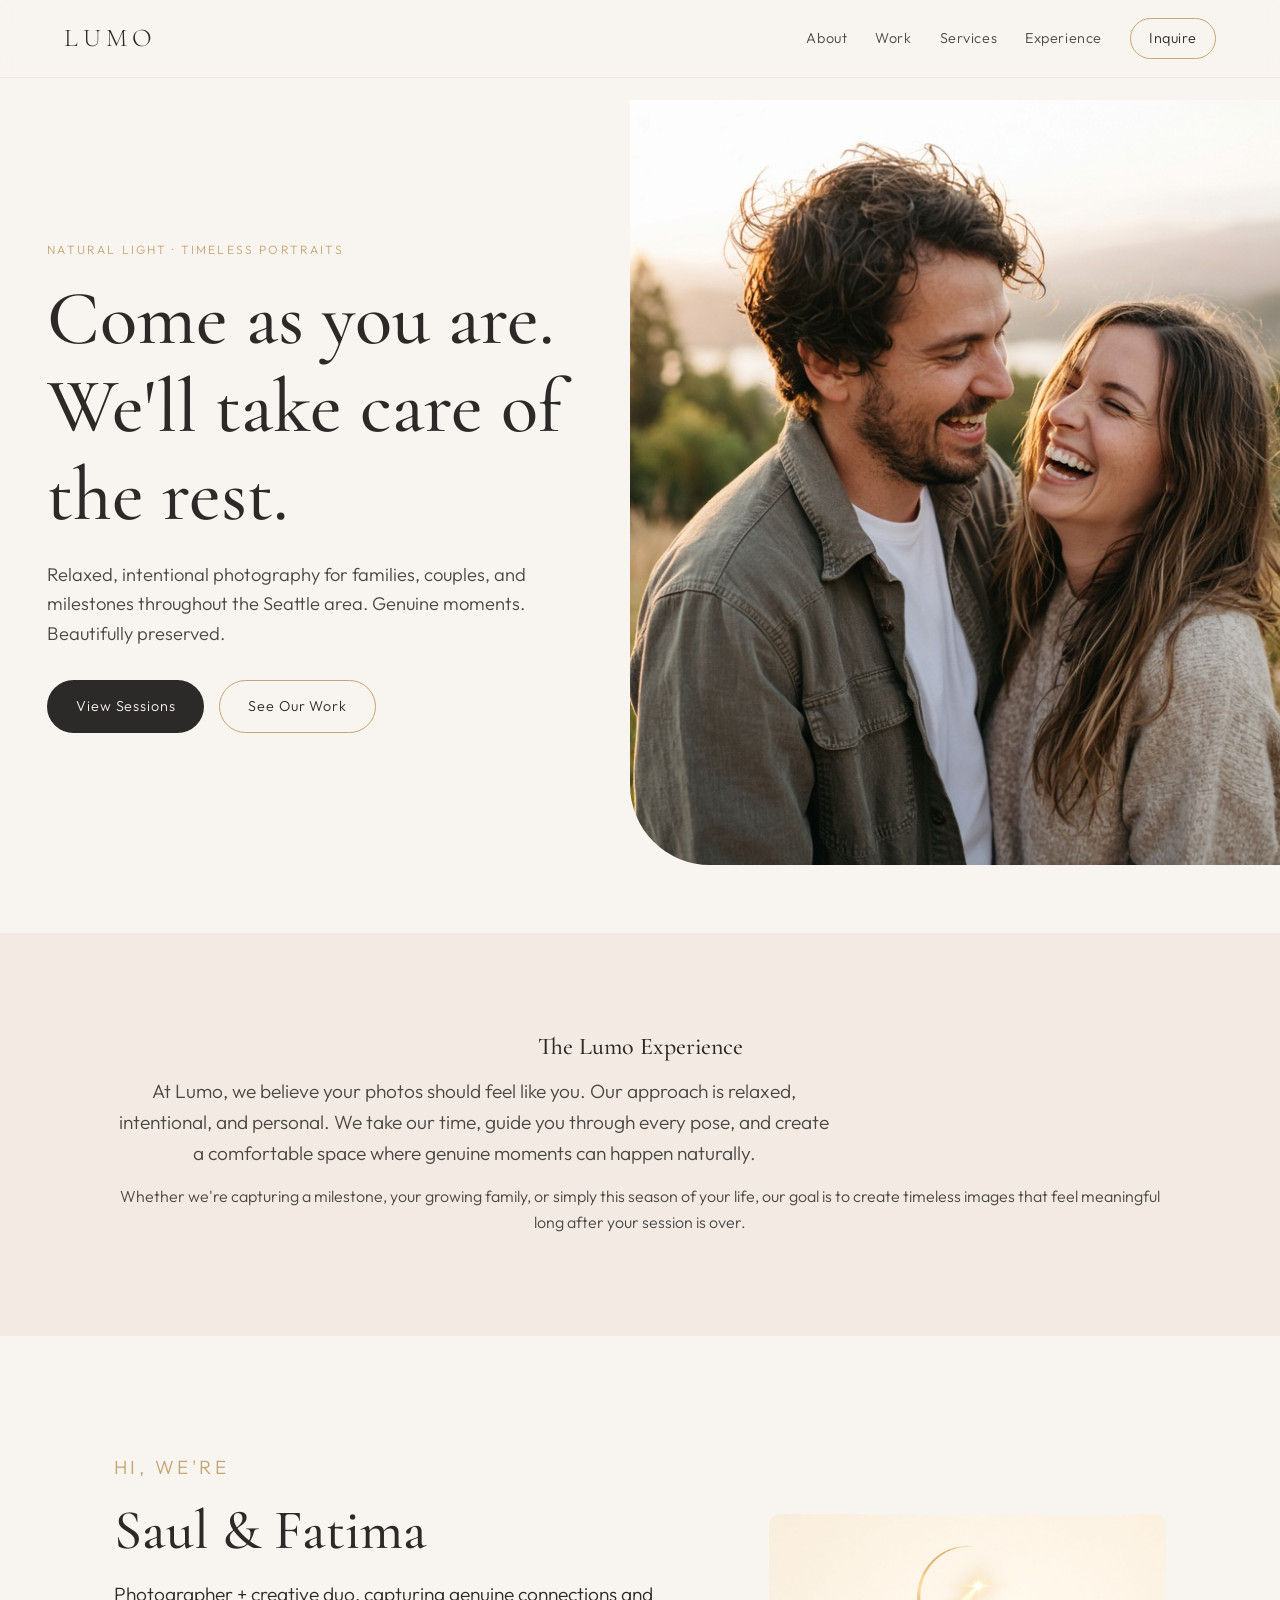
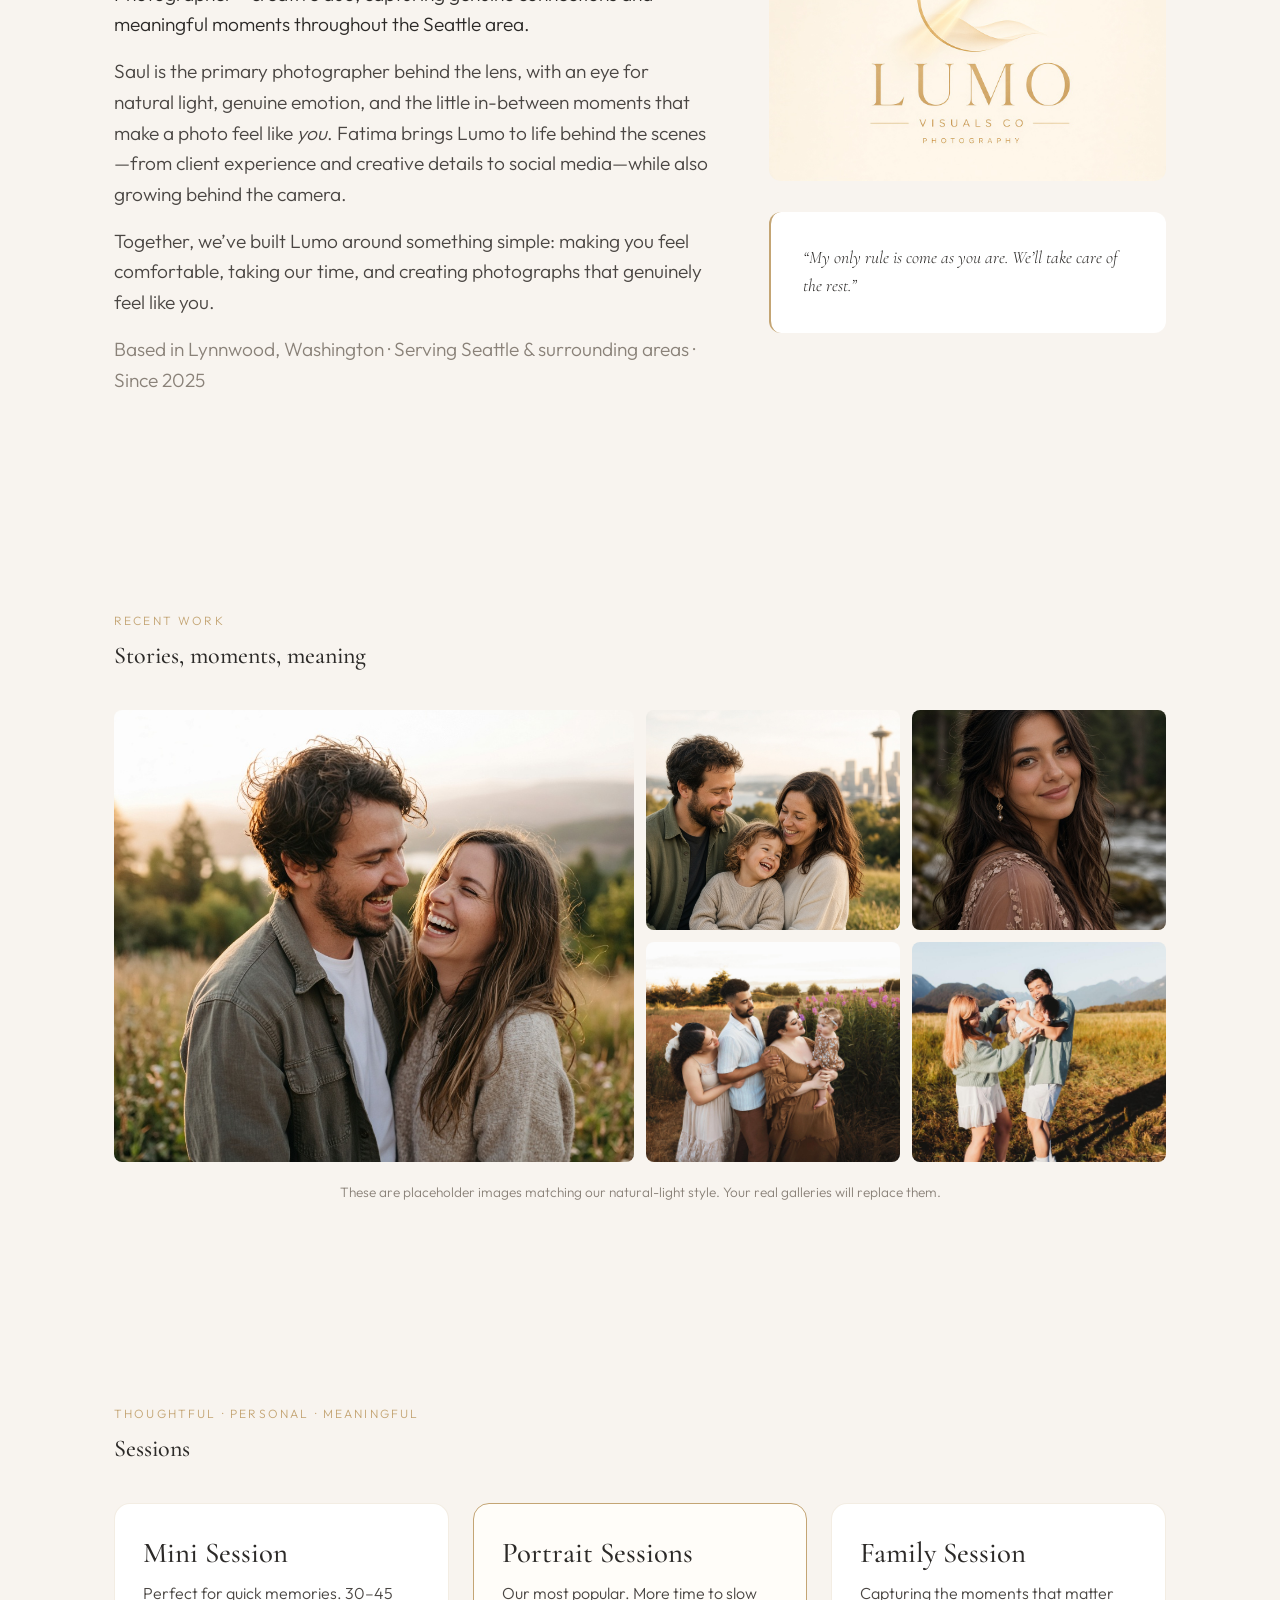
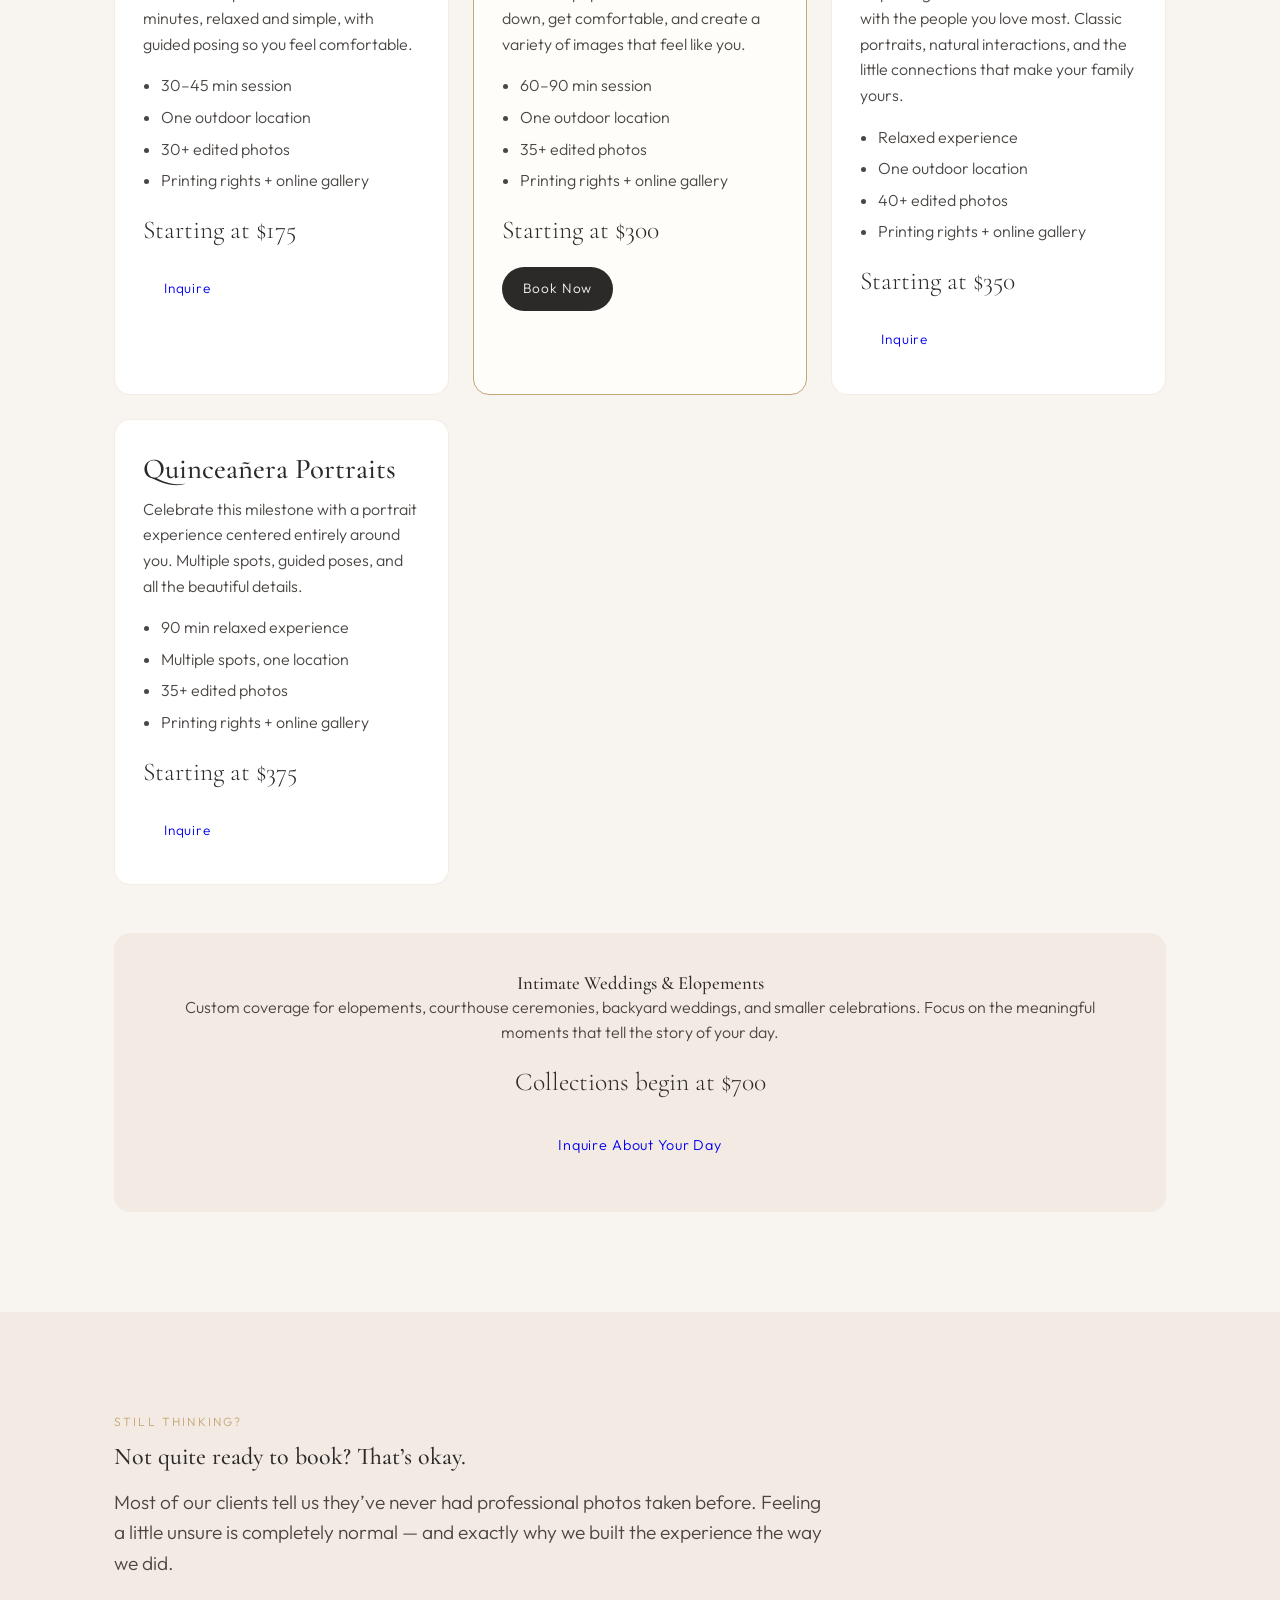
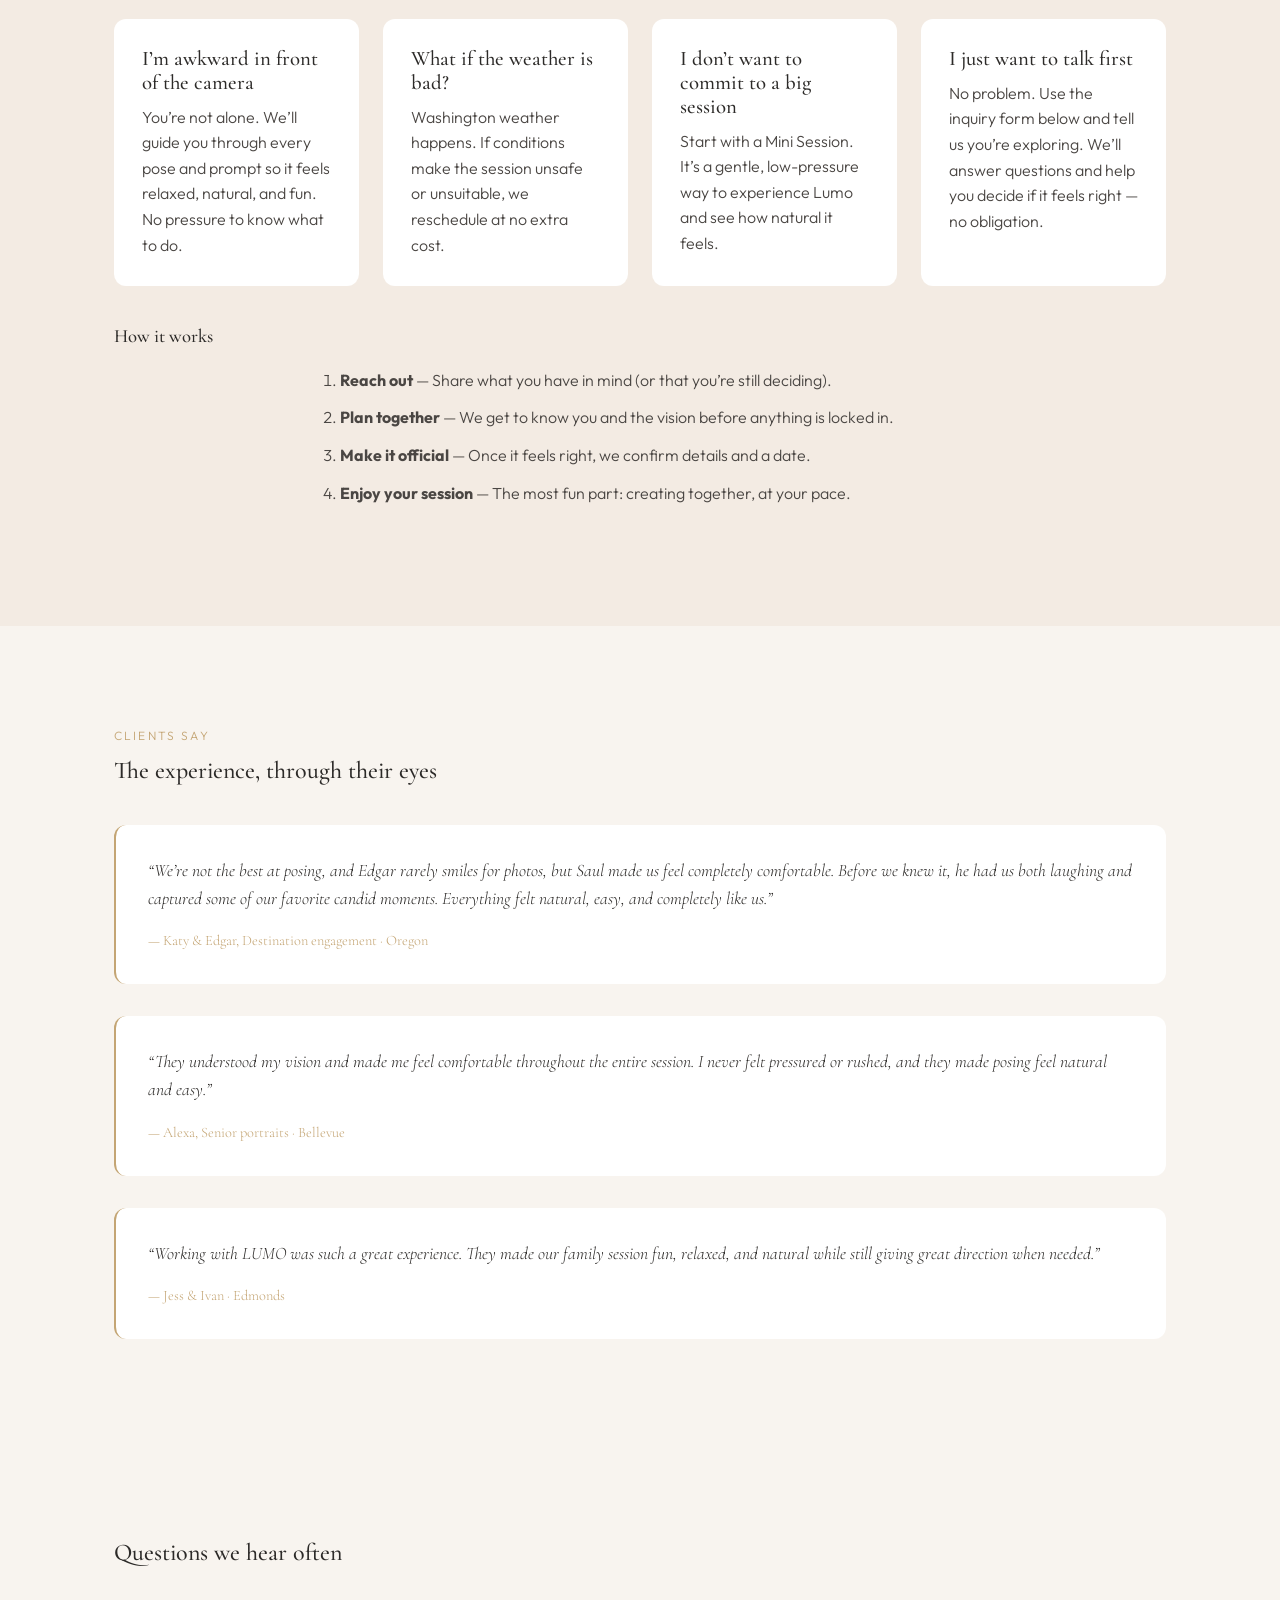
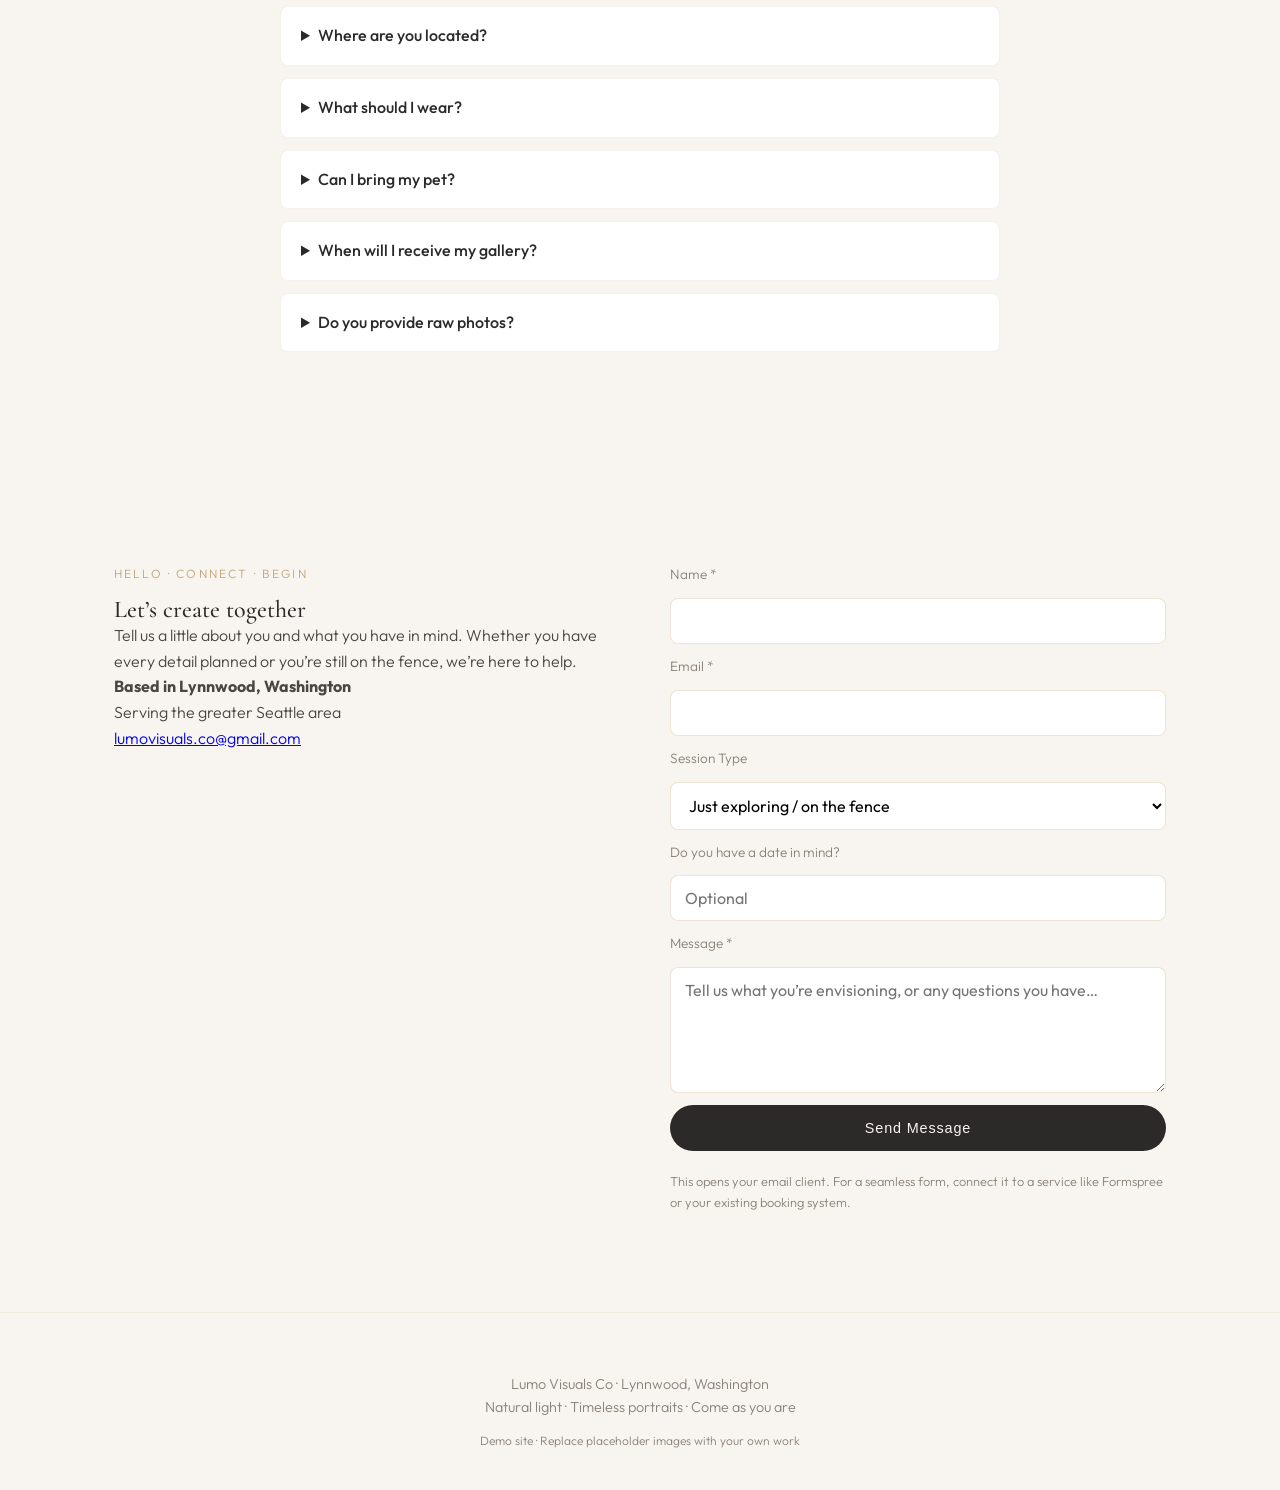
<file: index.html>
<!DOCTYPE html>
<html lang="en">
<head>
  <meta charset="UTF-8">
  <meta name="viewport" content="width=device-width, initial-scale=1.0">
  <title>Lumo Visuals Co | Natural Light Photography | Lynnwood & Seattle</title>
  <link rel="preconnect" href="https://fonts.googleapis.com">
  <link rel="preconnect" href="https://fonts.gstatic.com" crossorigin>
  <link href="https://fonts.googleapis.com/css2?family=Cormorant+Garamond:ital,wght@0,400;0,500;0,600;1,400&family=Outfit:wght@300;400;500&display=swap" rel="stylesheet">
  <link rel="stylesheet" href="styles.css">
</head>
<body>
  <nav class="nav">
    <div class="nav-inner">
      <a href="#home" class="logo">LUMO</a>
      <div class="nav-links">
        <a href="#about">About</a>
        <a href="#work">Work</a>
        <a href="#services">Services</a>
        <a href="#experience">Experience</a>
        <a href="#contact" class="nav-cta">Inquire</a>
      </div>
      <button class="menu-toggle" aria-label="Menu">☰</button>
    </div>
  </nav>

  <header class="hero" id="home">
    <div class="hero-content">
      <p class="eyebrow">Natural Light · Timeless Portraits</p>
      <h1>Come as you are.<br>We'll take care of the rest.</h1>
      <p class="hero-sub">Relaxed, intentional photography for families, couples, and milestones throughout the Seattle area. Genuine moments. Beautifully preserved.</p>
      <div class="hero-actions">
        <a href="#services" class="btn primary">View Sessions</a>
        <a href="#work" class="btn secondary">See Our Work</a>
      </div>
    </div>
    <div class="hero-image">
      <img src="hTONV.jpg" alt="Couple laughing in golden light">
    </div>
  </header>

  <section class="intro">
    <div class="container">
      <h2>The Lumo Experience</h2>
      <p class="lead">At Lumo, we believe your photos should feel like you. Our approach is relaxed, intentional, and personal. We take our time, guide you through every pose, and create a comfortable space where genuine moments can happen naturally.</p>
      <p>Whether we're capturing a milestone, your growing family, or simply this season of your life, our goal is to create timeless images that feel meaningful long after your session is over.</p>
    </div>
  </section>

  <section class="about" id="about">
    <div class="container about-grid">
      <div class="about-text">
        <p class="eyebrow">Hi, We're</p>
        <h2>Saul & Fatima</h2>
        <p class="subtitle">Photographer + creative duo, capturing genuine connections and meaningful moments throughout the Seattle area.</p>
        <p>Saul is the primary photographer behind the lens, with an eye for natural light, genuine emotion, and the little in-between moments that make a photo feel like <em>you</em>. Fatima brings Lumo to life behind the scenes—from client experience and creative details to social media—while also growing behind the camera.</p>
        <p>Together, we’ve built Lumo around something simple: making you feel comfortable, taking our time, and creating photographs that genuinely feel like you.</p>
        <p class="since">Based in Lynnwood, Washington · Serving Seattle & surrounding areas · Since 2025</p>
      </div>
      <div class="about-visual">
        <img src="govBY.jpg" alt="Lumo Visuals Co" class="logo-visual">
        <blockquote>
          “My only rule is come as you are. We’ll take care of the rest.”
        </blockquote>
      </div>
    </div>
  </section>

  <section class="work" id="work">
    <div class="container">
      <p class="eyebrow">Recent Work</p>
      <h2>Stories, moments, meaning</h2>
      <div class="gallery">
        <div class="gallery-item large">
          <img src="hTONV.jpg" alt="Couple session">
          <div class="overlay"><span>Love Stories</span></div>
        </div>
        <div class="gallery-item">
          <img src="dEWOR.jpg" alt="Family session">
          <div class="overlay"><span>Families</span></div>
        </div>
        <div class="gallery-item">
          <img src="nAvwI.jpg" alt="Portrait">
          <div class="overlay"><span>Portraits</span></div>
        </div>
        <div class="gallery-item">
          <img src="Gcdn4.jpg" alt="Family in field">
          <div class="overlay"><span>Celebrations</span></div>
        </div>
        <div class="gallery-item">
          <img src="1giHG.jpg" alt="Joyful family">
          <div class="overlay"><span>Milestones</span></div>
        </div>
      </div>
      <p class="gallery-note">These are placeholder images matching our natural-light style. Your real galleries will replace them.</p>
    </div>
  </section>

  <section class="services" id="services">
    <div class="container">
      <p class="eyebrow">Thoughtful · Personal · Meaningful</p>
      <h2>Sessions</h2>
      <div class="service-grid">
        <div class="service-card">
          <h3>Mini Session</h3>
          <p>Perfect for quick memories. 30–45 minutes, relaxed and simple, with guided posing so you feel comfortable.</p>
          <ul>
            <li>30–45 min session</li>
            <li>One outdoor location</li>
            <li>30+ edited photos</li>
            <li>Printing rights + online gallery</li>
          </ul>
          <p class="price">Starting at $175</p>
          <a href="#contact" class="btn small">Inquire</a>
        </div>
        <div class="service-card featured">
          <h3>Portrait Sessions</h3>
          <p>Our most popular. More time to slow down, get comfortable, and create a variety of images that feel like you.</p>
          <ul>
            <li>60–90 min session</li>
            <li>One outdoor location</li>
            <li>35+ edited photos</li>
            <li>Printing rights + online gallery</li>
          </ul>
          <p class="price">Starting at $300</p>
          <a href="#contact" class="btn small primary">Book Now</a>
        </div>
        <div class="service-card">
          <h3>Family Session</h3>
          <p>Capturing the moments that matter with the people you love most. Classic portraits, natural interactions, and the little connections that make your family yours.</p>
          <ul>
            <li>Relaxed experience</li>
            <li>One outdoor location</li>
            <li>40+ edited photos</li>
            <li>Printing rights + online gallery</li>
          </ul>
          <p class="price">Starting at $350</p>
          <a href="#contact" class="btn small">Inquire</a>
        </div>
        <div class="service-card">
          <h3>Quinceañera Portraits</h3>
          <p>Celebrate this milestone with a portrait experience centered entirely around you. Multiple spots, guided poses, and all the beautiful details.</p>
          <ul>
            <li>90 min relaxed experience</li>
            <li>Multiple spots, one location</li>
            <li>35+ edited photos</li>
            <li>Printing rights + online gallery</li>
          </ul>
          <p class="price">Starting at $375</p>
          <a href="#contact" class="btn small">Inquire</a>
        </div>
      </div>
      <div class="intimate">
        <h3>Intimate Weddings & Elopements</h3>
        <p>Custom coverage for elopements, courthouse ceremonies, backyard weddings, and smaller celebrations. Focus on the meaningful moments that tell the story of your day.</p>
        <p class="price">Collections begin at $700</p>
        <a href="#contact" class="btn">Inquire About Your Day</a>
      </div>
    </div>
  </section>

  <section class="fence" id="experience">
    <div class="container">
      <p class="eyebrow">Still thinking?</p>
      <h2>Not quite ready to book? That’s okay.</h2>
      <p class="lead">Most of our clients tell us they’ve never had professional photos taken before. Feeling a little unsure is completely normal — and exactly why we built the experience the way we did.</p>
      <div class="fence-grid">
        <div class="fence-item">
          <h4>I’m awkward in front of the camera</h4>
          <p>You’re not alone. We’ll guide you through every pose and prompt so it feels relaxed, natural, and fun. No pressure to know what to do.</p>
        </div>
        <div class="fence-item">
          <h4>What if the weather is bad?</h4>
          <p>Washington weather happens. If conditions make the session unsafe or unsuitable, we reschedule at no extra cost.</p>
        </div>
        <div class="fence-item">
          <h4>I don’t want to commit to a big session</h4>
          <p>Start with a Mini Session. It’s a gentle, low-pressure way to experience Lumo and see how natural it feels.</p>
        </div>
        <div class="fence-item">
          <h4>I just want to talk first</h4>
          <p>No problem. Use the inquiry form below and tell us you’re exploring. We’ll answer questions and help you decide if it feels right — no obligation.</p>
        </div>
      </div>
      <div class="process">
        <h3>How it works</h3>
        <ol>
          <li><strong>Reach out</strong> — Share what you have in mind (or that you’re still deciding).</li>
          <li><strong>Plan together</strong> — We get to know you and the vision before anything is locked in.</li>
          <li><strong>Make it official</strong> — Once it feels right, we confirm details and a date.</li>
          <li><strong>Enjoy your session</strong> — The most fun part: creating together, at your pace.</li>
        </ol>
      </div>
    </div>
  </section>

  <section class="testimonials">
    <div class="container">
      <p class="eyebrow">Clients say</p>
      <h2>The experience, through their eyes</h2>
      <div class="testimonial-grid">
        <blockquote>
          “We’re not the best at posing, and Edgar rarely smiles for photos, but Saul made us feel completely comfortable. Before we knew it, he had us both laughing and captured some of our favorite candid moments. Everything felt natural, easy, and completely like us.”
          <cite>— Katy & Edgar, Destination engagement · Oregon</cite>
        </blockquote>
        <blockquote>
          “They understood my vision and made me feel comfortable throughout the entire session. I never felt pressured or rushed, and they made posing feel natural and easy.”
          <cite>— Alexa, Senior portraits · Bellevue</cite>
        </blockquote>
        <blockquote>
          “Working with LUMO was such a great experience. They made our family session fun, relaxed, and natural while still giving great direction when needed.”
          <cite>— Jess & Ivan · Edmonds</cite>
        </blockquote>
      </div>
    </div>
  </section>

  <section class="faq">
    <div class="container">
      <h2>Questions we hear often</h2>
      <div class="faq-list">
        <details>
          <summary>Where are you located?</summary>
          <p>We’re based in Lynnwood, Washington and proudly serve Lynnwood, Seattle, Bellevue, Everett, Snohomish County, and surrounding areas. Travel outside these areas may be available for an additional fee.</p>
        </details>
        <details>
          <summary>What should I wear?</summary>
          <p>Neutral and earthy colors, coordinated outfits (instead of matching), and avoid large logos or busy patterns. Send us your outfit ideas before the session if you’d like feedback.</p>
        </details>
        <details>
          <summary>Can I bring my pet?</summary>
          <p>Absolutely! We love including pets whenever the location allows. Just let us know ahead of time.</p>
        </details>
        <details>
          <summary>When will I receive my gallery?</summary>
          <p>Your online gallery is delivered within 3–5 weeks. Rush editing may be available if you need photos sooner.</p>
        </details>
        <details>
          <summary>Do you provide raw photos?</summary>
          <p>No. Every image is professionally edited to reflect our style and ensure the highest quality.</p>
        </details>
      </div>
    </div>
  </section>

  <section class="contact" id="contact">
    <div class="container contact-grid">
      <div>
        <p class="eyebrow">Hello · Connect · Begin</p>
        <h2>Let’s create together</h2>
        <p>Tell us a little about you and what you have in mind. Whether you have every detail planned or you’re still on the fence, we’re here to help.</p>
        <p><strong>Based in Lynnwood, Washington</strong><br>Serving the greater Seattle area</p>
        <p><a href="mailto:lumovisuals.co@gmail.com">lumovisuals.co@gmail.com</a></p>
      </div>
      <form class="inquiry-form" action="mailto:lumovisuals.co@gmail.com" method="post" enctype="text/plain">
        <label>Name *</label>
        <input type="text" name="name" required>
        <label>Email *</label>
        <input type="email" name="email" required>
        <label>Session Type</label>
        <select name="session">
          <option>Just exploring / on the fence</option>
          <option>Mini Session</option>
          <option>Portrait Session</option>
          <option>Family Session</option>
          <option>Quinceañera Portraits</option>
          <option>Intimate Wedding / Elopement</option>
          <option>Not sure yet</option>
        </select>
        <label>Do you have a date in mind?</label>
        <input type="text" name="date" placeholder="Optional">
        <label>Message *</label>
        <textarea name="message" rows="5" required placeholder="Tell us what you’re envisioning, or any questions you have…"></textarea>
        <button type="submit" class="btn primary">Send Message</button>
        <p class="form-note">This opens your email client. For a seamless form, connect it to a service like Formspree or your existing booking system.</p>
      </form>
    </div>
  </section>

  <footer>
    <div class="container">
      <p>Lumo Visuals Co · Lynnwood, Washington</p>
      <p>Natural light · Timeless portraits · Come as you are</p>
      <p class="fine">Demo site · Replace placeholder images with your own work</p>
    </div>
  </footer>

  <script src="script.js"></script>
</body>
</html>
</file>
<file: styles.css>
:root {
  --cream: #f8f4ef;
  --warm: #f3ebe3;
  --gold: #c4a574;
  --gold-soft: #d4b896;
  --charcoal: #2c2a28;
  --text: #4a4643;
  --soft: #8a8279;
}

* { margin: 0; padding: 0; box-sizing: border-box; }

html { scroll-behavior: smooth; }

body {
  font-family: 'Outfit', system-ui, sans-serif;
  background: var(--cream);
  color: var(--text);
  line-height: 1.6;
  font-weight: 300;
}

h1, h2, h3, h4 {
  font-family: 'Cormorant Garamond', serif;
  font-weight: 500;
  color: var(--charcoal);
  line-height: 1.15;
}

.container { max-width: 1100px; margin: 0 auto; padding: 0 24px; }

.eyebrow {
  letter-spacing: 0.18em;
  text-transform: uppercase;
  font-size: 0.75rem;
  color: var(--gold);
  margin-bottom: 12px;
}

/* Nav */
.nav {
  position: fixed;
  top: 0; left: 0; right: 0;
  z-index: 100;
  background: rgba(248, 244, 239, 0.92);
  backdrop-filter: blur(12px);
  border-bottom: 1px solid rgba(196, 165, 116, 0.15);
}
.nav-inner {
  max-width: 1200px;
  margin: 0 auto;
  padding: 18px 24px;
  display: flex;
  justify-content: space-between;
  align-items: center;
}
.logo {
  font-family: 'Cormorant Garamond', serif;
  font-size: 1.6rem;
  letter-spacing: 0.2em;
  color: var(--charcoal);
  text-decoration: none;
}
.nav-links { display: flex; gap: 28px; align-items: center; }
.nav-links a {
  color: var(--text);
  text-decoration: none;
  font-size: 0.9rem;
  letter-spacing: 0.04em;
}
.nav-cta {
  border: 1px solid var(--gold);
  padding: 8px 18px;
  border-radius: 999px;
  color: var(--charcoal) !important;
}
.menu-toggle { display: none; background: none; border: none; font-size: 1.4rem; }

/* Hero */
.hero {
  min-height: 100vh;
  display: grid;
  grid-template-columns: 1fr 1.1fr;
  align-items: center;
  padding: 100px 0 60px;
  gap: 40px;
}
.hero-content { padding-left: 8%; }
.hero h1 {
  font-size: clamp(3.2rem, 6vw, 5.5rem);
  margin: 16px 0 20px;
}
.hero-sub { font-size: 1.15rem; max-width: 480px; margin-bottom: 32px; color: var(--text); }
.hero-image img {
  width: 100%;
  height: 85vh;
  object-fit: cover;
  border-radius: 0 0 0 80px;
}

.btn {
  display: inline-block;
  padding: 14px 28px;
  text-decoration: none;
  border-radius: 999px;
  font-size: 0.9rem;
  letter-spacing: 0.06em;
  transition: all 0.3s ease;
  border: 1px solid transparent;
}
.btn.primary { background: var(--charcoal); color: var(--cream); }
.btn.primary:hover { background: #1a1816; }
.btn.secondary { border-color: var(--gold); color: var(--charcoal); margin-left: 12px; }
.btn.secondary:hover { background: var(--gold); color: white; }
.btn.small { padding: 10px 20px; font-size: 0.85rem; }

/* Sections */
section { padding: 100px 0; }
.intro { text-align: center; background: var(--warm); }
.intro .lead, .about p, .fence .lead { font-size: 1.2rem; margin: 16px 0; }
.lead { max-width: 720px; margin-left: auto; margin-right: auto; }

.about-grid { display: grid; grid-template-columns: 1.2fr 0.8fr; gap: 60px; align-items: center; }
.about h2 { font-size: 3.5rem; margin-bottom: 12px; }
.subtitle { font-size: 1.25rem; color: var(--charcoal); margin-bottom: 20px; }
.since { color: var(--soft); font-size: 0.9rem; margin-top: 24px; }
.logo-visual { width: 100%; border-radius: 12px; margin-bottom: 24px; }
blockquote {
  font-family: 'Cormorant Garamond', serif;
  font-size: 1.6rem;
  font-style: italic;
  color: var(--charcoal);
  border-left: 2px solid var(--gold);
  padding-left: 20px;
}

/* Gallery */
.gallery {
  display: grid;
  grid-template-columns: repeat(4, 1fr);
  grid-auto-rows: 220px;
  gap: 12px;
  margin-top: 40px;
}
.gallery-item { position: relative; overflow: hidden; border-radius: 8px; }
.gallery-item.large { grid-column: span 2; grid-row: span 2; }
.gallery-item img { width: 100%; height: 100%; object-fit: cover; transition: transform 0.6s ease; }
.gallery-item:hover img { transform: scale(1.05); }
.overlay {
  position: absolute;
  inset: 0;
  background: linear-gradient(to top, rgba(44,42,40,0.55), transparent 50%);
  display: flex;
  align-items: flex-end;
  padding: 20px;
  opacity: 0;
  transition: opacity 0.3s;
}
.gallery-item:hover .overlay { opacity: 1; }
.overlay span { color: white; font-family: 'Cormorant Garamond', serif; font-size: 1.4rem; }
.gallery-note { text-align: center; color: var(--soft); font-size: 0.85rem; margin-top: 20px; }

/* Services */
.service-grid { display: grid; grid-template-columns: repeat(auto-fit, minmax(260px, 1fr)); gap: 24px; margin-top: 40px; }
.service-card {
  background: white;
  padding: 32px 28px;
  border-radius: 16px;
  border: 1px solid rgba(196,165,116,0.2);
  transition: transform 0.3s, box-shadow 0.3s;
}
.service-card:hover { transform: translateY(-4px); box-shadow: 0 12px 30px rgba(44,42,40,0.06); }
.service-card.featured { border-color: var(--gold); background: #fffdf9; }
.service-card h3 { font-size: 1.8rem; margin-bottom: 12px; }
.service-card ul { margin: 16px 0; padding-left: 18px; color: var(--text); }
.service-card li { margin: 6px 0; }
.price { font-family: 'Cormorant Garamond', serif; font-size: 1.6rem; color: var(--charcoal); margin: 16px 0; }
.intimate {
  margin-top: 48px;
  text-align: center;
  padding: 40px;
  background: var(--warm);
  border-radius: 16px;
}

/* Fence / On the fence */
.fence { background: var(--warm); }
.fence-grid { display: grid; grid-template-columns: repeat(auto-fit, minmax(240px, 1fr)); gap: 24px; margin: 40px 0; }
.fence-item {
  background: white;
  padding: 28px;
  border-radius: 12px;
}
.fence-item h4 { font-size: 1.3rem; margin-bottom: 10px; }
.process ol { max-width: 640px; margin: 20px auto; padding-left: 20px; }
.process li { margin: 12px 0; }

/* Testimonials */
.testimonial-grid { display: grid; gap: 32px; margin-top: 40px; }
blockquote {
  background: white;
  padding: 32px;
  border-radius: 12px;
  font-size: 1.1rem;
}
cite { display: block; margin-top: 16px; font-style: normal; color: var(--gold); font-size: 0.9rem; }

/* FAQ */
.faq-list { max-width: 720px; margin: 40px auto 0; }
details {
  background: white;
  border-radius: 8px;
  margin-bottom: 12px;
  padding: 16px 20px;
  border: 1px solid rgba(196,165,116,0.15);
}
summary { cursor: pointer; font-weight: 500; color: var(--charcoal); }
details p { margin-top: 12px; }

/* Contact */
.contact-grid { display: grid; grid-template-columns: 1fr 1fr; gap: 60px; align-items: start; }
.inquiry-form { display: flex; flex-direction: column; gap: 12px; }
.inquiry-form label { font-size: 0.85rem; color: var(--soft); }
.inquiry-form input, .inquiry-form select, .inquiry-form textarea {
  padding: 12px 14px;
  border: 1px solid rgba(196,165,116,0.3);
  border-radius: 8px;
  background: white;
  font-family: inherit;
  font-size: 1rem;
}
.form-note { font-size: 0.8rem; color: var(--soft); margin-top: 8px; }

footer {
  text-align: center;
  padding: 60px 0 40px;
  color: var(--soft);
  font-size: 0.9rem;
  border-top: 1px solid rgba(196,165,116,0.15);
}
.fine { margin-top: 12px; font-size: 0.75rem; }

/* Responsive */
@media (max-width: 900px) {
  .hero { grid-template-columns: 1fr; padding-top: 120px; }
  .hero-content { padding: 0 24px; text-align: center; }
  .hero-sub { margin-left: auto; margin-right: auto; }
  .hero-image img { height: 50vh; border-radius: 0; }
  .about-grid, .contact-grid { grid-template-columns: 1fr; }
  .gallery { grid-template-columns: 1fr 1fr; }
  .gallery-item.large { grid-column: span 2; }
  .nav-links { display: none; }
  .menu-toggle { display: block; }
  .nav-links.active {
    display: flex;
    flex-direction: column;
    position: absolute;
    top: 100%;
    left: 0; right: 0;
    background: var(--cream);
    padding: 20px;
    gap: 16px;
  }
}
</file>
